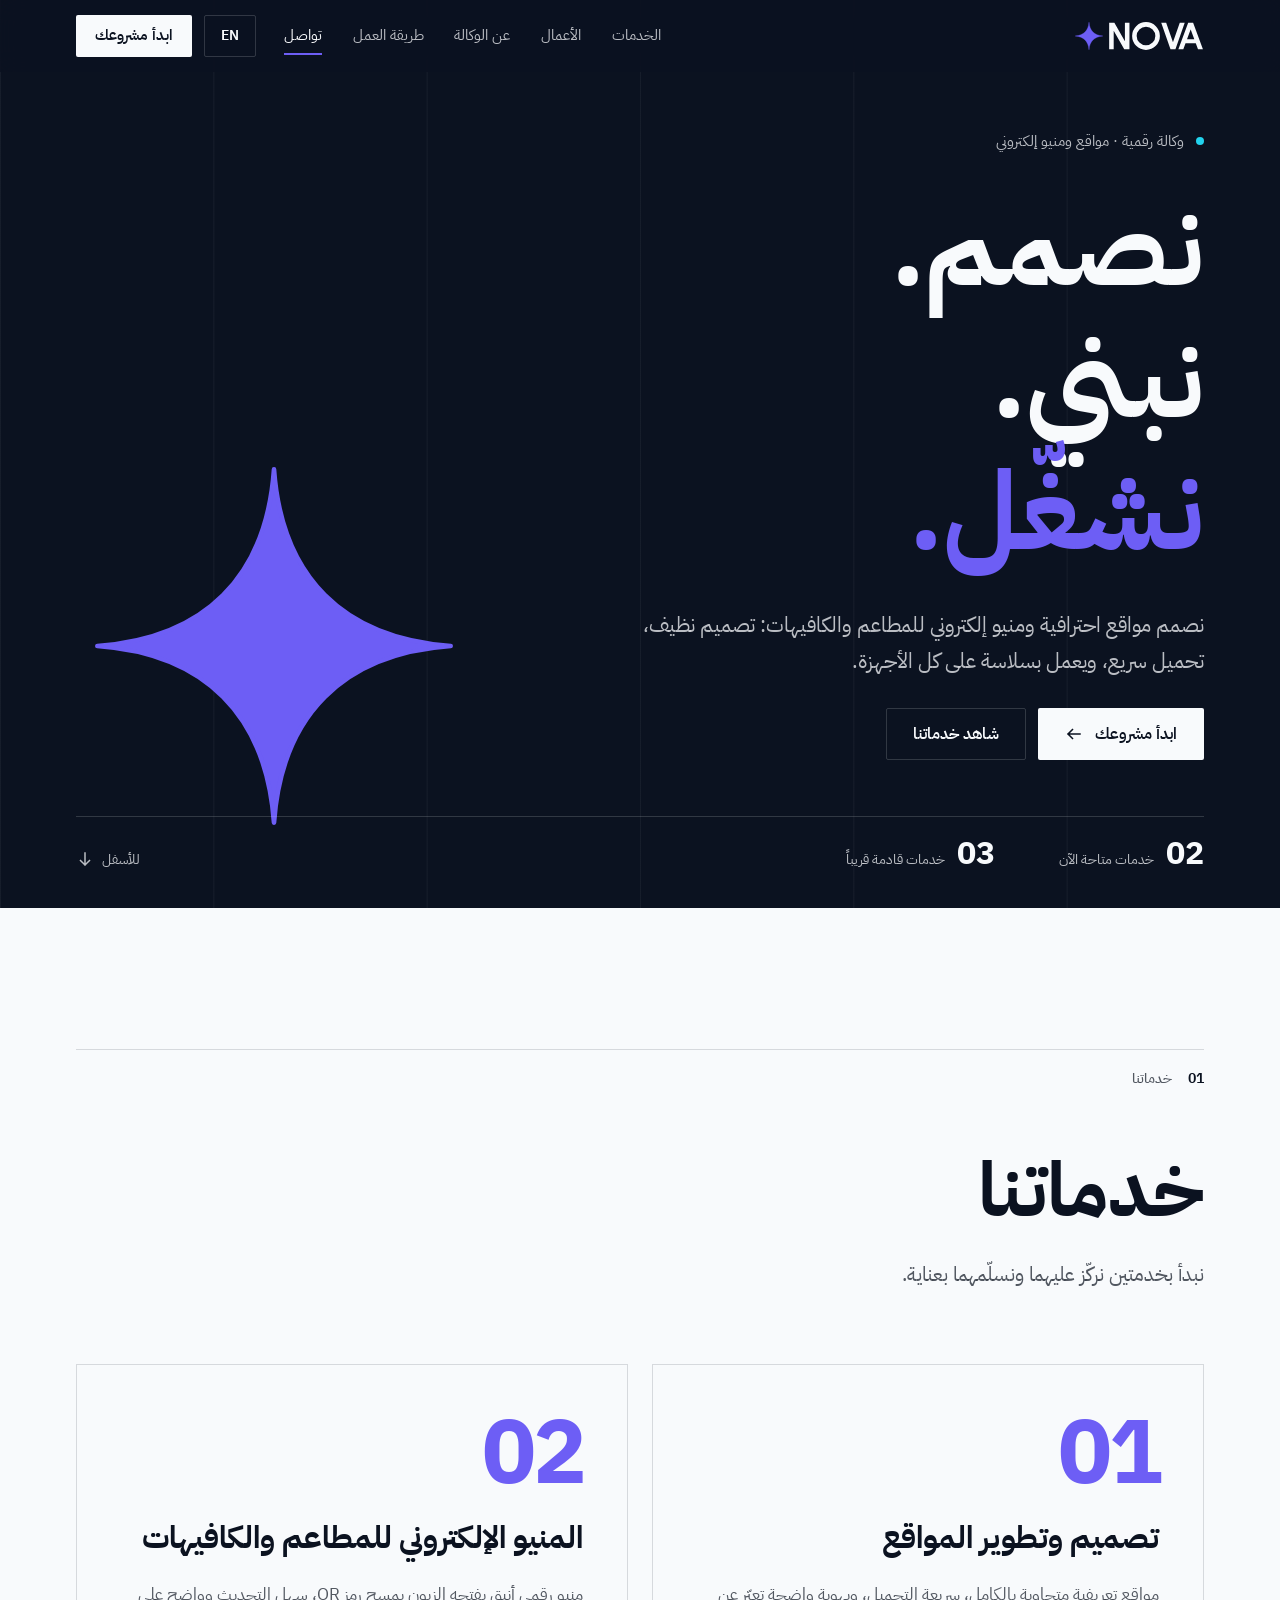
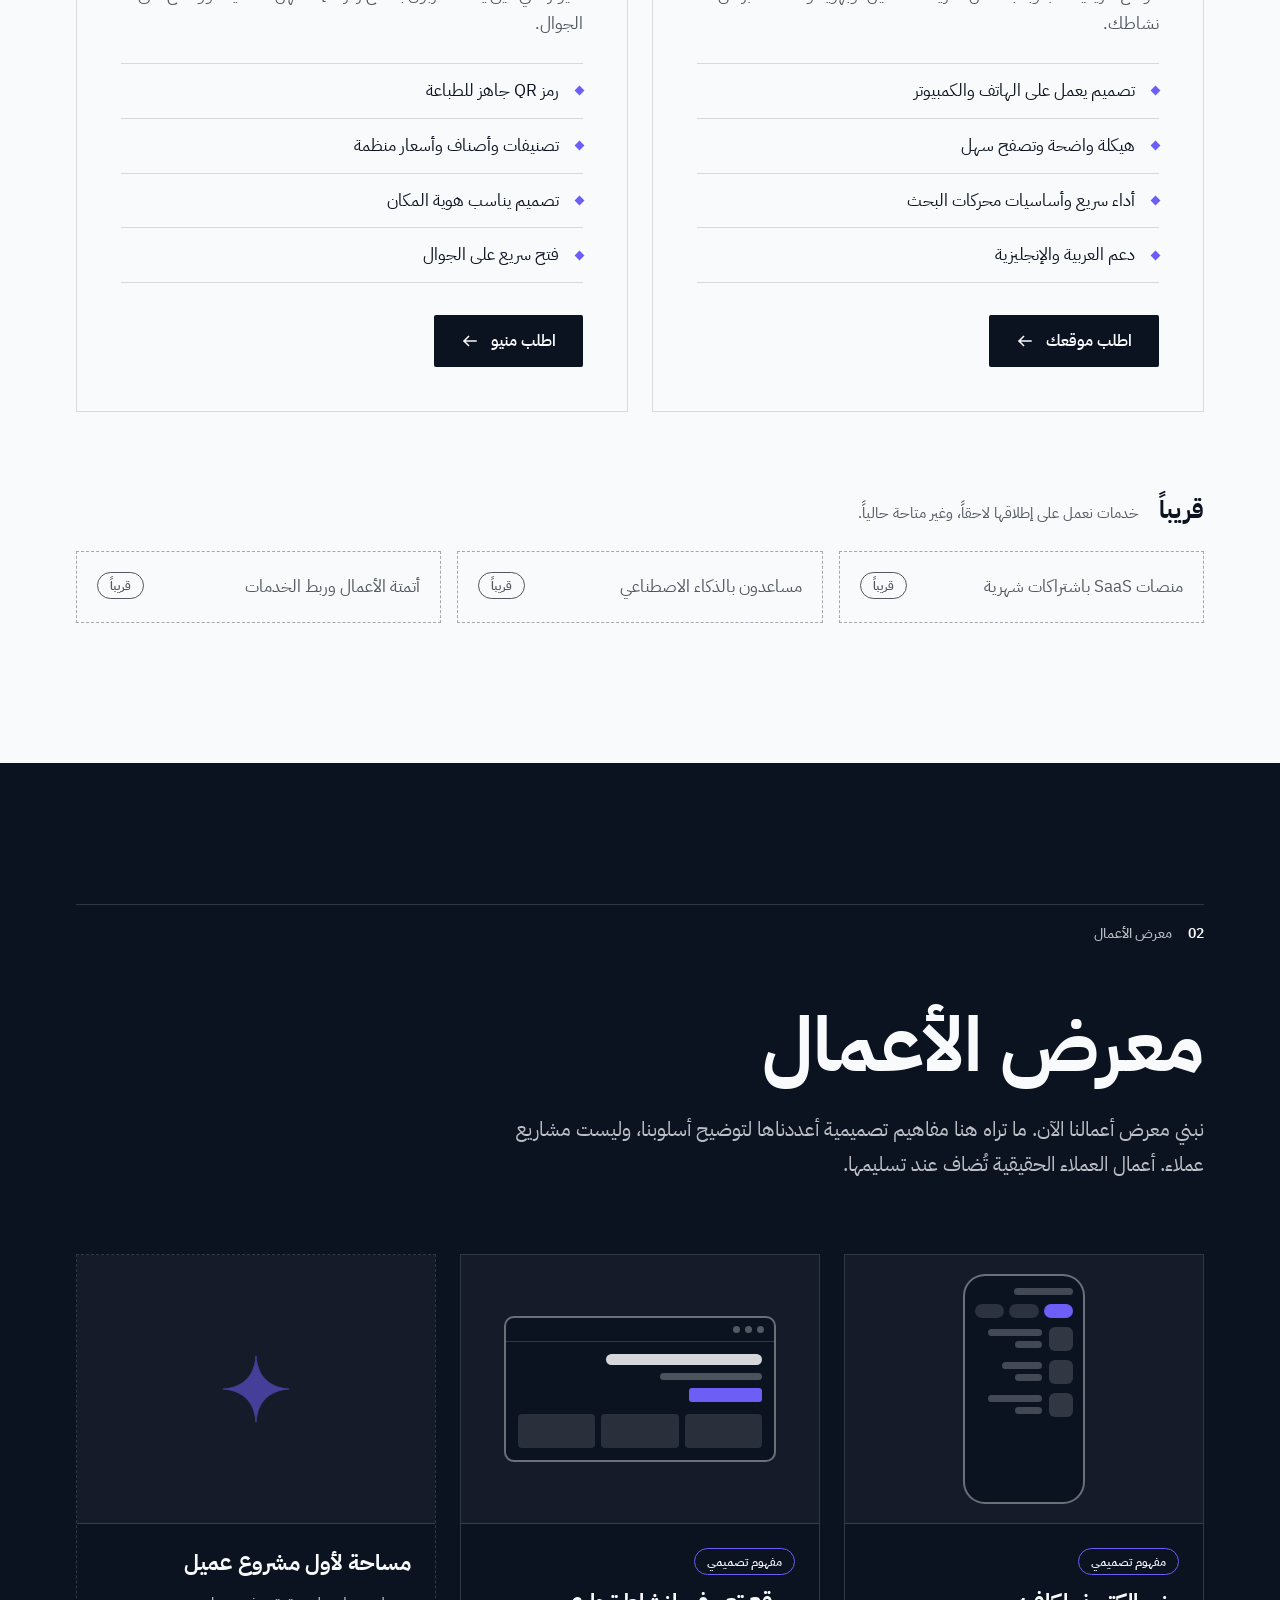
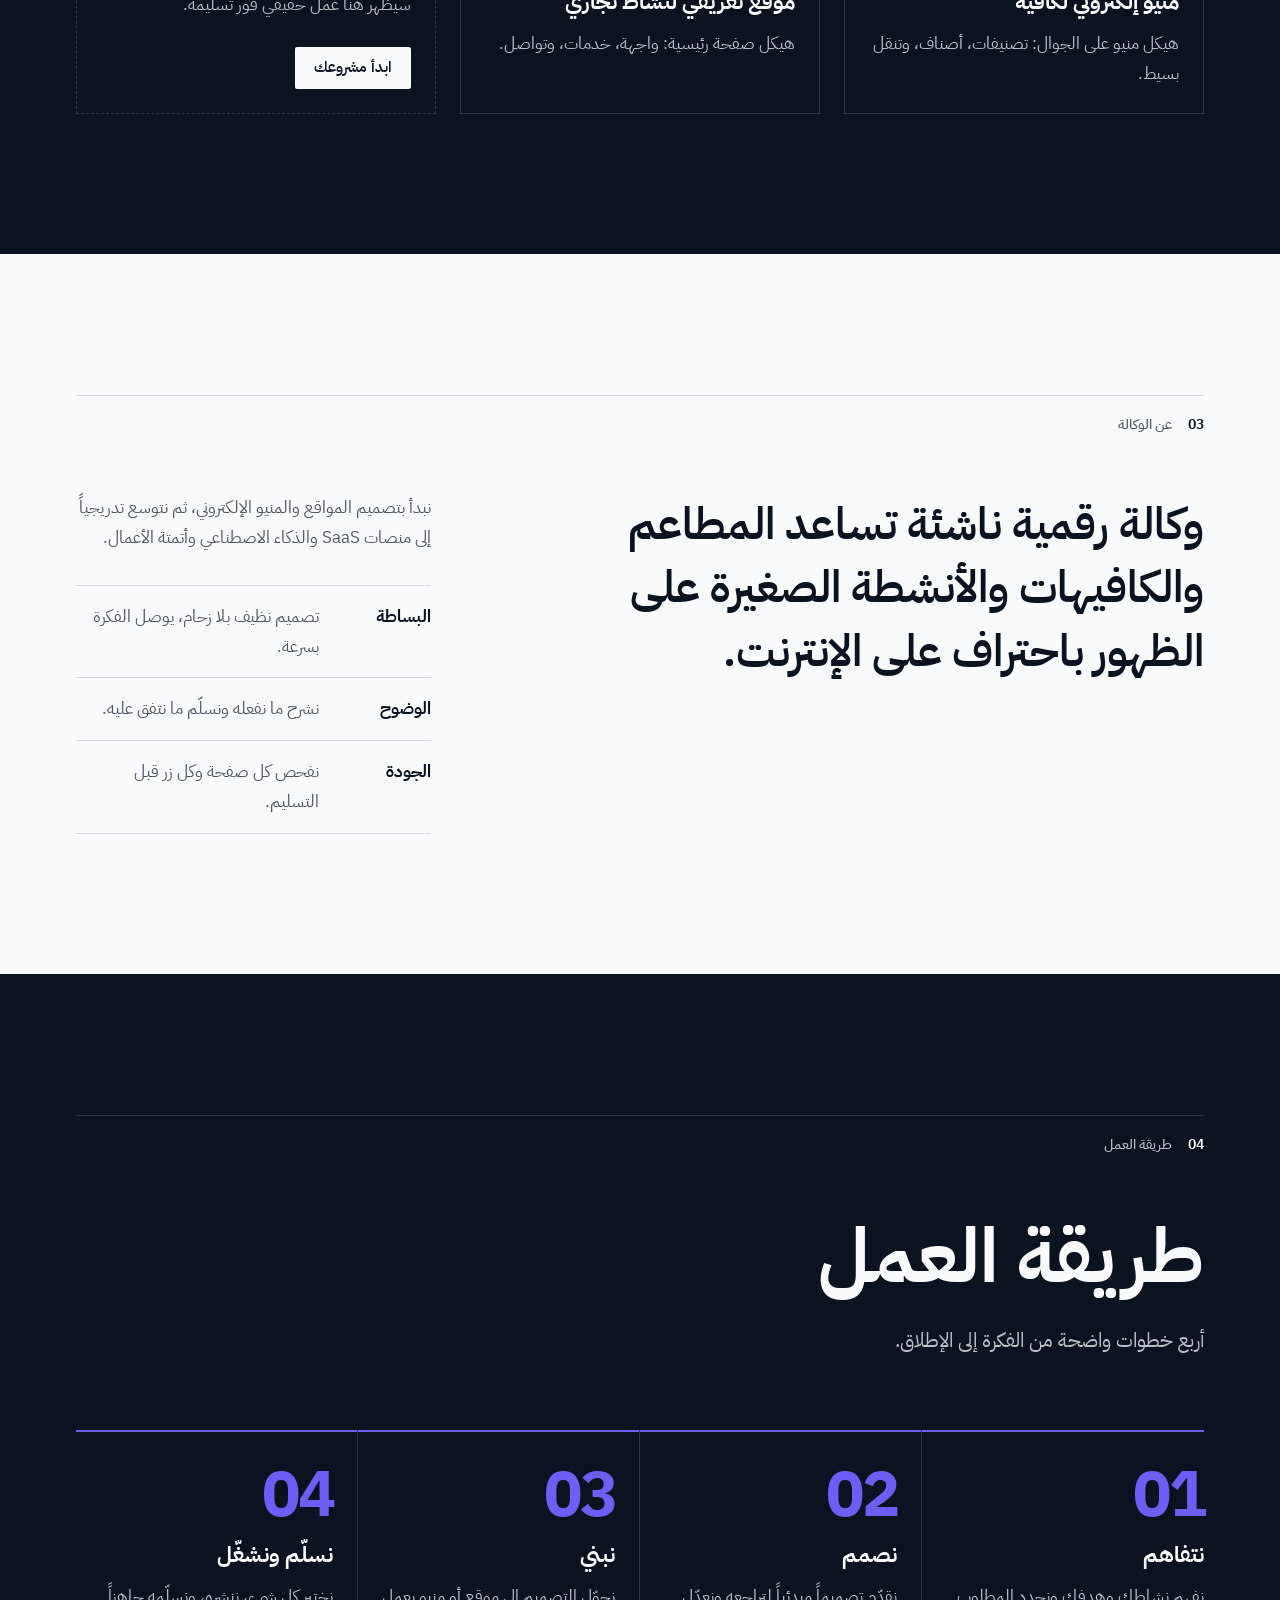
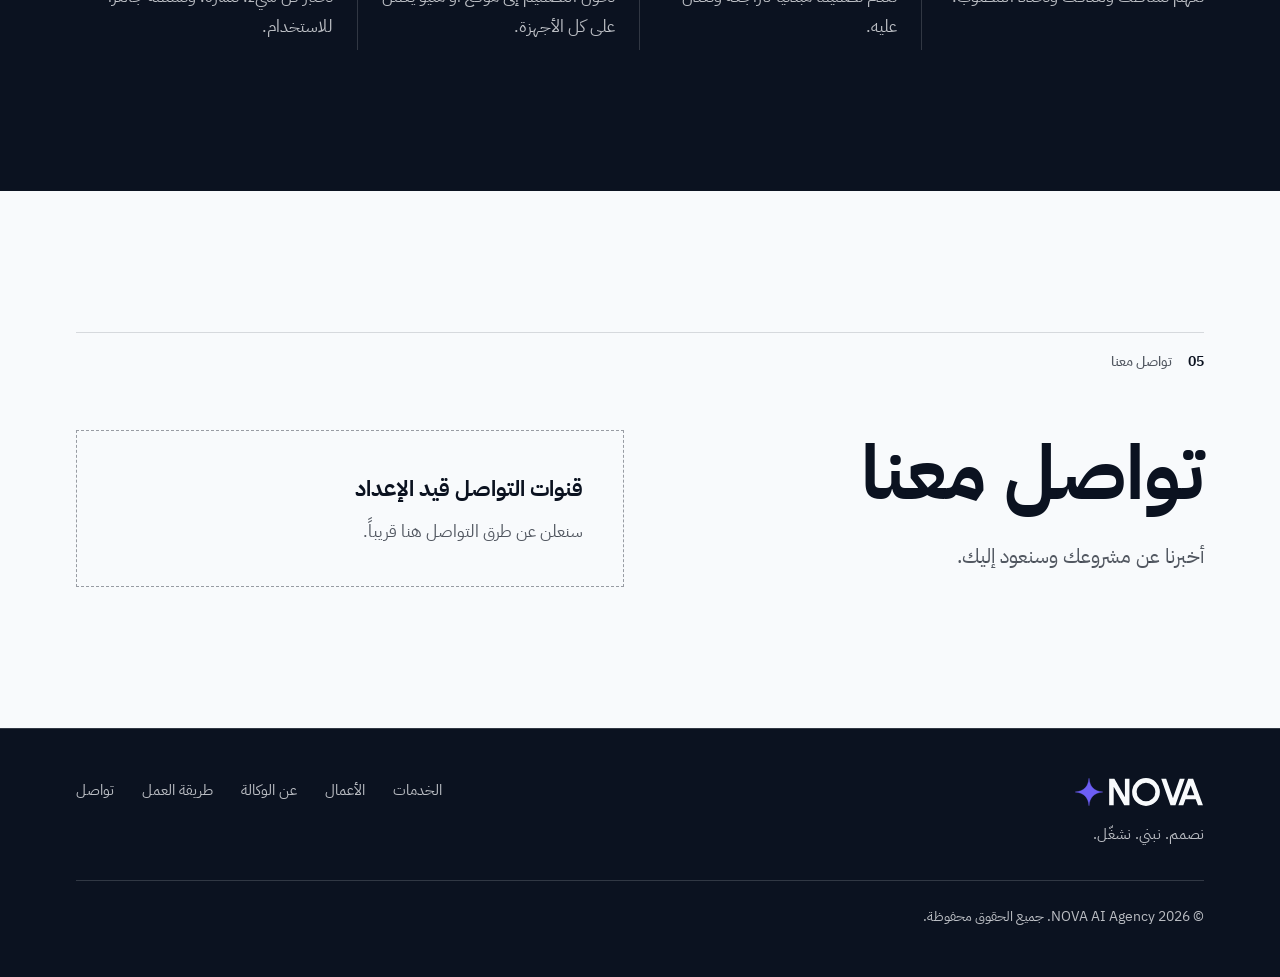
<file: index.html>
<!doctype html>
<html lang="ar" dir="rtl">
<head>
<meta charset="utf-8">
<meta name="viewport" content="width=device-width, initial-scale=1">
<title>NOVA AI Agency | تصميم مواقع ومنيو إلكتروني</title>
<meta name="description" content="وكالة رقمية تصمم وتطوّر مواقع احترافية ومنيو إلكتروني للمطاعم والكافيهات. نصمم. نبني. نشغّل.">
<meta name="theme-color" content="#0B1220">
<meta property="og:type" content="website">
<meta property="og:title" content="NOVA AI Agency">
<meta property="og:description" content="نصمم. نبني. نشغّل. مواقع احترافية ومنيو إلكتروني للمطاعم والكافيهات.">
<meta property="og:url" content="https://circel01.github.io/nova-agency/">
<meta property="og:image" content="https://circel01.github.io/nova-agency/assets/og-image.png">
<meta property="og:image:width" content="1200">
<meta property="og:image:height" content="630">
<meta name="twitter:card" content="summary_large_image">
<meta name="twitter:image" content="https://circel01.github.io/nova-agency/assets/og-image.png">
<link rel="canonical" href="https://circel01.github.io/nova-agency/">

<link rel="icon" href="assets/icons/favicon.svg" type="image/svg+xml">
<link rel="icon" href="assets/icons/favicon-32.png" type="image/png" sizes="32x32">
<link rel="apple-touch-icon" href="assets/icons/apple-touch-icon.png">

<script>
/* Apply saved language before first paint (no flash). */
(function () {
  var d = document.documentElement;
  d.classList.add('js');
  try {
    var q = new URLSearchParams(location.search).get('lang'), s = null;
    try { s = localStorage.getItem('nova-lang'); } catch (e) {}
    var l = (q === 'en' || q === 'ar') ? q : (s === 'en' || s === 'ar' ? s : 'ar');
    if (l === 'en') {
      d.lang = 'en'; d.dir = 'ltr'; d.classList.add('pending-lang');
      setTimeout(function () { d.classList.remove('pending-lang'); }, 2500);
    }
  } catch (e) {}
})();
</script>

<link rel="preconnect" href="https://fonts.googleapis.com">
<link rel="preconnect" href="https://fonts.gstatic.com" crossorigin>
<link rel="stylesheet" href="https://fonts.googleapis.com/css2?family=IBM+Plex+Sans+Arabic:wght@400;500;600;700&family=Inter:wght@400;500;600;700&display=swap" media="print" onload="this.media='all'">
<noscript><link rel="stylesheet" href="https://fonts.googleapis.com/css2?family=IBM+Plex+Sans+Arabic:wght@400;500;600;700&family=Inter:wght@400;500;600;700&display=swap"></noscript>
<link rel="stylesheet" href="css/style.css">
</head>
<body>

<a class="skip" href="#main" data-i18n="skip">تخطَّ إلى المحتوى</a>

<!-- ============ HEADER ============ -->
<header class="hdr" id="top">
  <div class="wrap">
    <a class="brand" href="#top" aria-label="NOVA">
      <img src="assets/logo/nova-logo-white.svg" alt="NOVA" width="130" height="30">
    </a>

    <nav class="nav" id="nav" aria-label="القائمة الرئيسية" data-i18n-attr="aria-label:nav_aria">
      <a href="#services" data-i18n="nav_services">الخدمات</a>
      <a href="#work" data-i18n="nav_work">الأعمال</a>
      <a href="#about" data-i18n="nav_about">عن الوكالة</a>
      <a href="#process" data-i18n="nav_process">طريقة العمل</a>
      <a href="#contact" data-i18n="nav_contact">تواصل</a>
    </nav>

    <div class="hdr-actions">
      <button class="lang" id="langBtn" type="button" aria-label="Switch language to English">EN</button>
      <a class="btn btn--light btn--sm hdr-cta" href="#contact" data-i18n="cta_start">ابدأ مشروعك</a>
      <button class="burger" id="burger" type="button" aria-expanded="false" aria-controls="nav" aria-label="القائمة" data-i18n-attr="aria-label:menu_aria">
        <span></span><span></span>
      </button>
    </div>
  </div>
</header>

<main id="main">

<!-- ============ HERO ============ -->
<section class="hero" aria-labelledby="hero-title">
  <img class="hero-star" src="assets/logo/nova-icon.svg" alt="" aria-hidden="true" width="480" height="480" fetchpriority="high">
  <div class="wrap">
    <div class="hero-main">
      <p class="eyebrow"><span class="dot" aria-hidden="true"></span><span data-i18n="hero_eyebrow">وكالة رقمية · مواقع ومنيو إلكتروني</span></p>
      <h1 class="hero-title" id="hero-title">
        <span class="ln" style="--i:0" data-i18n="hero_l1">نصمم.</span>
        <span class="ln" style="--i:1" data-i18n="hero_l2">نبني.</span>
        <span class="ln accent" style="--i:2" data-i18n="hero_l3">نشغّل.</span>
      </h1>
      <p class="hero-sub" data-i18n="hero_sub">نصمم مواقع احترافية ومنيو إلكتروني للمطاعم والكافيهات: تصميم نظيف، تحميل سريع، ويعمل بسلاسة على كل الأجهزة.</p>
      <div class="hero-cta">
        <a class="btn btn--light" href="#contact"><span data-i18n="cta_start">ابدأ مشروعك</span><svg class="arrow" viewBox="0 0 24 24" fill="none" stroke="currentColor" stroke-width="2" stroke-linecap="square" aria-hidden="true"><path d="M4 12h16M14 6l6 6-6 6"/></svg></a>
        <a class="btn btn--ghost-light" href="#services" data-i18n="hero_cta2">شاهد خدماتنا</a>
      </div>
    </div>

    <div class="hero-meta">
      <div class="stat"><span class="stat-n">02</span><span class="stat-t" data-i18n="stat1_t">خدمات متاحة الآن</span></div>
      <div class="stat"><span class="stat-n">03</span><span class="stat-t" data-i18n="stat2_t">خدمات قادمة قريباً</span></div>
      <a class="cue" href="#services"><span data-i18n="scroll">للأسفل</span><svg viewBox="0 0 24 24" width="18" height="18" fill="none" stroke="currentColor" stroke-width="2" stroke-linecap="square" aria-hidden="true"><path d="M12 4v16M6 14l6 6 6-6"/></svg></a>
    </div>
  </div>
</section>

<!-- ============ SERVICES ============ -->
<section class="sec sec--paper" id="services" aria-labelledby="services-title">
  <div class="wrap">
    <div class="sec-top reveal"><span class="sec-no">01</span><span class="sec-name" data-i18n="svc_h">خدماتنا</span></div>
    <div class="sec-head reveal">
      <h2 id="services-title" data-i18n="svc_h">خدماتنا</h2>
      <p class="sec-intro" data-i18n="svc_intro">نبدأ بخدمتين نركّز عليهما ونسلّمهما بعناية.</p>
    </div>

    <div class="cards">
      <article class="card reveal">
        <span class="card-no" aria-hidden="true">01</span>
        <h3 data-i18n="s1_t">تصميم وتطوير المواقع</h3>
        <p data-i18n="s1_d">مواقع تعريفية متجاوبة بالكامل، سريعة التحميل، وبهوية واضحة تعبّر عن نشاطك.</p>
        <ul class="list">
          <li data-i18n="s1_li1">تصميم يعمل على الهاتف والكمبيوتر</li>
          <li data-i18n="s1_li2">هيكلة واضحة وتصفح سهل</li>
          <li data-i18n="s1_li3">أداء سريع وأساسيات محركات البحث</li>
          <li data-i18n="s1_li4">دعم العربية والإنجليزية</li>
        </ul>
        <a class="btn btn--dark" href="#contact" data-service="website"><span data-i18n="s1_cta">اطلب موقعك</span><svg class="arrow" viewBox="0 0 24 24" fill="none" stroke="currentColor" stroke-width="2" stroke-linecap="square" aria-hidden="true"><path d="M4 12h16M14 6l6 6-6 6"/></svg></a>
      </article>

      <article class="card reveal" style="--d:.12s">
        <span class="card-no" aria-hidden="true">02</span>
        <h3 data-i18n="s2_t">المنيو الإلكتروني للمطاعم والكافيهات</h3>
        <p data-i18n="s2_d">منيو رقمي أنيق يفتحه الزبون بمسح رمز QR، سهل التحديث وواضح على الجوال.</p>
        <ul class="list">
          <li data-i18n="s2_li1">رمز QR جاهز للطباعة</li>
          <li data-i18n="s2_li2">تصنيفات وأصناف وأسعار منظمة</li>
          <li data-i18n="s2_li3">تصميم يناسب هوية المكان</li>
          <li data-i18n="s2_li4">فتح سريع على الجوال</li>
        </ul>
        <a class="btn btn--dark" href="#contact" data-service="menu"><span data-i18n="s2_cta">اطلب منيو</span><svg class="arrow" viewBox="0 0 24 24" fill="none" stroke="currentColor" stroke-width="2" stroke-linecap="square" aria-hidden="true"><path d="M4 12h16M14 6l6 6-6 6"/></svg></a>
      </article>
    </div>

    <div class="soon reveal">
      <div class="soon-head">
        <h3 data-i18n="soon_h">قريباً</h3>
        <p data-i18n="soon_note">خدمات نعمل على إطلاقها لاحقاً، وغير متاحة حالياً.</p>
      </div>
      <ul class="soon-grid">
        <li class="soon-item"><span data-i18n="c1">منصات SaaS باشتراكات شهرية</span><span class="tag" data-i18n="tag_soon">قريباً</span></li>
        <li class="soon-item"><span data-i18n="c2">مساعدون بالذكاء الاصطناعي</span><span class="tag" data-i18n="tag_soon">قريباً</span></li>
        <li class="soon-item"><span data-i18n="c3">أتمتة الأعمال وربط الخدمات</span><span class="tag" data-i18n="tag_soon">قريباً</span></li>
      </ul>
    </div>
  </div>
</section>

<!-- ============ WORK ============ -->
<section class="sec sec--navy" id="work" aria-labelledby="work-title">
  <div class="wrap">
    <div class="sec-top reveal"><span class="sec-no">02</span><span class="sec-name" data-i18n="wk_h">معرض الأعمال</span></div>
    <div class="sec-head reveal">
      <h2 id="work-title" data-i18n="wk_h">معرض الأعمال</h2>
      <p class="sec-intro" data-i18n="wk_intro">نبني معرض أعمالنا الآن. ما تراه هنا مفاهيم تصميمية أعددناها لتوضيح أسلوبنا، وليست مشاريع عملاء. أعمال العملاء الحقيقية تُضاف عند تسليمها.</p>
    </div>

    <div class="works">
      <article class="work reveal">
        <div class="work-vis" aria-hidden="true">
          <div class="phone">
            <div class="bar w60"></div>
            <div class="chips"><i class="chip on"></i><i class="chip"></i><i class="chip"></i></div>
            <div class="row"><i class="thumb"></i><div class="lines"><div class="bar w80"></div><div class="bar w40"></div></div></div>
            <div class="row"><i class="thumb"></i><div class="lines"><div class="bar w60"></div><div class="bar w40"></div></div></div>
            <div class="row"><i class="thumb"></i><div class="lines"><div class="bar w80"></div><div class="bar w40"></div></div></div>
          </div>
        </div>
        <div class="work-body">
          <span class="tag tag--n" data-i18n="w_tag">مفهوم تصميمي</span>
          <h3 data-i18n="w1_t">منيو إلكتروني لكافيه</h3>
          <p data-i18n="w1_d">هيكل منيو على الجوال: تصنيفات، أصناف، وتنقل بسيط.</p>
        </div>
      </article>

      <article class="work reveal" style="--d:.12s">
        <div class="work-vis" aria-hidden="true">
          <div class="browser">
            <div class="top"><i></i><i></i><i></i></div>
            <div class="body">
              <div class="hb"></div>
              <div class="hb hb--s"></div>
              <div class="btnb"></div>
              <div class="grid3"><b></b><b></b><b></b></div>
            </div>
          </div>
        </div>
        <div class="work-body">
          <span class="tag tag--n" data-i18n="w_tag">مفهوم تصميمي</span>
          <h3 data-i18n="w2_t">موقع تعريفي لنشاط تجاري</h3>
          <p data-i18n="w2_d">هيكل صفحة رئيسية: واجهة، خدمات، وتواصل.</p>
        </div>
      </article>

      <article class="work work--empty reveal" style="--d:.24s">
        <div class="work-vis" aria-hidden="true">
          <img src="assets/logo/nova-icon.svg" alt="" width="72" height="72" loading="lazy">
        </div>
        <div class="work-body">
          <h3 data-i18n="w3_t">مساحة لأول مشروع عميل</h3>
          <p data-i18n="w3_d">سيظهر هنا عمل حقيقي فور تسليمه.</p>
          <a class="btn btn--light btn--sm" href="#contact" data-i18n="cta_start">ابدأ مشروعك</a>
        </div>
      </article>
    </div>
  </div>
</section>

<!-- ============ ABOUT ============ -->
<section class="sec sec--paper" id="about" aria-labelledby="about-title">
  <div class="wrap">
    <div class="sec-top reveal"><span class="sec-no">03</span><span class="sec-name" data-i18n="ab_h">عن الوكالة</span></div>
    <h2 class="sr-only" id="about-title" data-i18n="ab_h">عن الوكالة</h2>
    <div class="about">
      <p class="about-lead reveal" data-i18n="ab_lead">وكالة رقمية ناشئة تساعد المطاعم والكافيهات والأنشطة الصغيرة على الظهور باحتراف على الإنترنت.</p>
      <div class="about-side reveal" style="--d:.12s">
        <p data-i18n="ab_p">نبدأ بتصميم المواقع والمنيو الإلكتروني، ثم نتوسع تدريجياً إلى منصات SaaS والذكاء الاصطناعي وأتمتة الأعمال.</p>
        <dl class="values">
          <div class="value"><dt data-i18n="v1_t">البساطة</dt><dd data-i18n="v1_d">تصميم نظيف بلا زحام، يوصل الفكرة بسرعة.</dd></div>
          <div class="value"><dt data-i18n="v2_t">الوضوح</dt><dd data-i18n="v2_d">نشرح ما نفعله ونسلّم ما نتفق عليه.</dd></div>
          <div class="value"><dt data-i18n="v3_t">الجودة</dt><dd data-i18n="v3_d">نفحص كل صفحة وكل زر قبل التسليم.</dd></div>
        </dl>
      </div>
    </div>
  </div>
</section>

<!-- ============ PROCESS ============ -->
<section class="sec sec--navy" id="process" aria-labelledby="process-title">
  <div class="wrap">
    <div class="sec-top reveal"><span class="sec-no">04</span><span class="sec-name" data-i18n="pr_h">طريقة العمل</span></div>
    <div class="sec-head reveal">
      <h2 id="process-title" data-i18n="pr_h">طريقة العمل</h2>
      <p class="sec-intro" data-i18n="pr_intro">أربع خطوات واضحة من الفكرة إلى الإطلاق.</p>
    </div>
    <ol class="steps">
      <li class="step reveal"><span class="step-no" aria-hidden="true">01</span><h3 data-i18n="p1_t">نتفاهم</h3><p data-i18n="p1_d">نفهم نشاطك وهدفك ونحدد المطلوب.</p></li>
      <li class="step reveal" style="--d:.1s"><span class="step-no" aria-hidden="true">02</span><h3 data-i18n="p2_t">نصمم</h3><p data-i18n="p2_d">نقدّم تصميماً مبدئياً لتراجعه ونعدّل عليه.</p></li>
      <li class="step reveal" style="--d:.2s"><span class="step-no" aria-hidden="true">03</span><h3 data-i18n="p3_t">نبني</h3><p data-i18n="p3_d">نحوّل التصميم إلى موقع أو منيو يعمل على كل الأجهزة.</p></li>
      <li class="step reveal" style="--d:.3s"><span class="step-no" aria-hidden="true">04</span><h3 data-i18n="p4_t">نسلّم ونشغّل</h3><p data-i18n="p4_d">نختبر كل شيء، ننشره، ونسلّمه جاهزاً للاستخدام.</p></li>
    </ol>
  </div>
</section>

<!-- ============ CONTACT ============ -->
<section class="sec sec--paper" id="contact" aria-labelledby="contact-title">
  <div class="wrap">
    <div class="sec-top reveal"><span class="sec-no">05</span><span class="sec-name" data-i18n="ct_h">تواصل معنا</span></div>
    <div class="contact">
      <div class="contact-info reveal">
        <h2 id="contact-title" data-i18n="ct_h">تواصل معنا</h2>
        <p class="sec-intro" data-i18n="ct_intro">أخبرنا عن مشروعك وسنعود إليك.</p>
        <ul class="channels" id="channels" hidden></ul>
      </div>

      <div class="contact-box reveal" style="--d:.12s">
        <div class="pending" id="contactPending">
          <h3 data-i18n="ct_pending_t">قنوات التواصل قيد الإعداد</h3>
          <p data-i18n="ct_pending_d">سنعلن عن طرق التواصل هنا قريباً.</p>
        </div>

        <form class="form" id="contactForm" hidden novalidate>
          <div class="field">
            <label for="f-name" data-i18n="f_name">الاسم</label>
            <input id="f-name" name="name" type="text" autocomplete="name" required>
          </div>
          <div class="field">
            <label for="f-service" data-i18n="f_service">الخدمة المطلوبة</label>
            <select id="f-service" name="service">
              <option value="website" data-i18n="opt_web">تصميم وتطوير موقع</option>
              <option value="menu" data-i18n="opt_menu">منيو إلكتروني</option>
              <option value="other" data-i18n="opt_other">أخرى / استفسار</option>
            </select>
          </div>
          <div class="field">
            <label for="f-msg" data-i18n="f_msg">رسالتك</label>
            <textarea id="f-msg" name="message" rows="4" required></textarea>
          </div>
          <button class="btn btn--dark" type="submit"><span data-i18n="f_send">إرسال</span><svg class="arrow" viewBox="0 0 24 24" fill="none" stroke="currentColor" stroke-width="2" stroke-linecap="square" aria-hidden="true"><path d="M4 12h16M14 6l6 6-6 6"/></svg></button>
          <p class="form-note" id="formNote" role="status" aria-live="polite"></p>
        </form>
      </div>
    </div>
  </div>
</section>

</main>

<!-- ============ FOOTER ============ -->
<footer class="ftr">
  <div class="wrap ftr-in">
    <div class="ftr-brand">
      <img src="assets/logo/nova-logo-white.svg" alt="NOVA" width="130" height="30" loading="lazy">
      <p data-i18n="ft_tag">نصمم. نبني. نشغّل.</p>
    </div>
    <nav class="ftr-nav" aria-label="روابط التذييل" data-i18n-attr="aria-label:ft_nav_aria">
      <a href="#services" data-i18n="nav_services">الخدمات</a>
      <a href="#work" data-i18n="nav_work">الأعمال</a>
      <a href="#about" data-i18n="nav_about">عن الوكالة</a>
      <a href="#process" data-i18n="nav_process">طريقة العمل</a>
      <a href="#contact" data-i18n="nav_contact">تواصل</a>
    </nav>
    <p class="ftr-rights" data-i18n="ft_rights">© 2026 NOVA AI Agency. جميع الحقوق محفوظة.</p>
  </div>
</footer>

<script src="js/config.js"></script>
<script src="js/i18n.js"></script>
<script src="js/main.js"></script>
</body>
</html>
</file>
<file: css/style.css>
/* =========================================================
   NOVA AI Agency — official website
   Swiss Minimalism · RTL/LTR via logical properties
   Palette: navy #0B1220 · violet #6D5EF5 · cyan #22D3EE · paper #F8FAFC
   ========================================================= */

:root {
  --navy: #0B1220;
  --violet: #6D5EF5;
  --cyan: #22D3EE;
  --paper: #F8FAFC;

  --on-navy: #F8FAFC;
  --on-navy-2: rgba(248, 250, 252, .74);
  --on-paper: #0B1220;
  --on-paper-2: rgba(11, 18, 32, .7);
  --line-n: rgba(248, 250, 252, .16);
  --line-p: rgba(11, 18, 32, .14);

  --maxw: 1240px;
  --gut: clamp(20px, 5vw, 56px);
  --hdr: 72px;
  --ease: cubic-bezier(.2, .7, .2, 1);

  --font-ar: 'IBM Plex Sans Arabic', 'Inter', system-ui, -apple-system, 'Segoe UI', Tahoma, sans-serif;
  --font-en: 'Inter', 'IBM Plex Sans Arabic', system-ui, -apple-system, 'Segoe UI', Roboto, sans-serif;

  --start: left;
  --flip: 1;
}
[dir="rtl"] { --start: right; --flip: -1; }

*, *::before, *::after { box-sizing: border-box; }

html {
  scroll-behavior: smooth;
  scroll-padding-top: var(--hdr);
  -webkit-text-size-adjust: 100%;
  text-size-adjust: 100%;
}
html.pending-lang body { visibility: hidden; }

body {
  margin: 0;
  background: var(--paper);
  color: var(--on-paper);
  font-family: var(--font-ar);
  font-size: 1.0625rem;
  line-height: 1.75;
  text-rendering: optimizeLegibility;
  -webkit-font-smoothing: antialiased;
  overflow-x: hidden;
}
html[lang="en"] body { font-family: var(--font-en); line-height: 1.6; }

img, svg { display: block; max-width: 100%; }
h1, h2, h3, p, ul, ol, dl, dd { margin: 0; }
ul, ol { padding: 0; list-style: none; }
a { color: inherit; }

:focus-visible { outline: 3px solid var(--violet); outline-offset: 3px; }

.sr-only {
  position: absolute; width: 1px; height: 1px; margin: -1px; padding: 0;
  overflow: hidden; clip: rect(0 0 0 0); white-space: nowrap; border: 0;
}
.skip {
  position: fixed; z-index: 100; inset-block-start: 8px; inset-inline-start: 8px;
  padding: 10px 16px; background: var(--paper); color: var(--navy); font-weight: 600;
  transform: translateY(-200%); transition: transform .2s;
}
.skip:focus { transform: none; }

.wrap { max-width: var(--maxw); margin-inline: auto; padding-inline: var(--gut); }

/* ---------- Buttons ---------- */
.btn {
  --nudge: 0px;
  display: inline-flex; align-items: center; justify-content: center; gap: 12px;
  height: 52px; padding: 0 26px;
  border: 1px solid transparent; border-radius: 2px;
  font: inherit; font-size: 1rem; font-weight: 600; line-height: 1; white-space: nowrap;
  text-decoration: none; cursor: pointer;
  transition: box-shadow .3s var(--ease), border-color .25s, background-color .25s, transform .3s var(--ease);
}
.btn .arrow { width: 18px; height: 18px; flex: none; transform: scaleX(var(--flip)) translateX(var(--nudge)); transition: transform .3s var(--ease); }
.btn:hover { --nudge: 4px; }
.btn:active { transform: translateY(1px); }
.btn--sm { height: 42px; padding: 0 18px; font-size: .9375rem; }

.btn--light { background: var(--paper); color: var(--navy); }
.btn--light:hover { box-shadow: inset 0 -3px 0 var(--violet); }
.btn--dark { background: var(--navy); color: var(--paper); }
.btn--dark:hover { box-shadow: inset 0 -3px 0 var(--violet); }
.btn--ghost-light { border-color: var(--line-n); color: var(--on-navy); }
.btn--ghost-light:hover { border-color: var(--paper); }

/* ---------- Header ---------- */
.hdr {
  position: fixed; inset-block-start: 0; inset-inline: 0; z-index: 50; height: var(--hdr);
  background: rgba(11, 18, 32, .82);
  -webkit-backdrop-filter: saturate(1.2) blur(14px); backdrop-filter: saturate(1.2) blur(14px);
  border-bottom: 1px solid transparent;
  color: var(--on-navy);
  transition: border-color .3s, background-color .3s;
}
.hdr.scrolled { background: rgba(11, 18, 32, .94); border-bottom-color: var(--line-n); }
.hdr .wrap { height: 100%; display: flex; align-items: center; gap: 28px; }
.brand { display: block; flex: none; line-height: 0; }
.brand img { height: 30px; width: auto; }

.nav { display: flex; gap: clamp(16px, 2.4vw, 36px); margin-inline-start: auto; }
.nav a {
  position: relative; padding: 8px 0; text-decoration: none;
  font-size: .95rem; color: var(--on-navy-2); transition: color .2s;
}
.nav a::after {
  content: ""; position: absolute; inset-inline: 0; bottom: 2px; height: 2px; background: var(--violet);
  transform: scaleX(0); transform-origin: var(--start); transition: transform .35s var(--ease);
}
.nav a:hover, .nav a.active { color: var(--on-navy); }
.nav a:hover::after, .nav a.active::after { transform: scaleX(1); }

.hdr-actions { display: flex; align-items: center; gap: 12px; }
.lang {
  height: 42px; min-width: 52px; padding: 0 14px; border: 1px solid var(--line-n); border-radius: 2px;
  background: transparent; color: inherit; font: inherit; font-size: .9rem; font-weight: 600; cursor: pointer;
  transition: border-color .2s, background-color .2s;
}
.lang:hover { border-color: var(--paper); }

.burger { display: none; width: 44px; height: 44px; position: relative; border: 1px solid var(--line-n); border-radius: 2px; background: transparent; color: inherit; cursor: pointer; }
.burger span { position: absolute; inset-inline: 12px; height: 2px; background: currentColor; transition: transform .3s var(--ease), top .3s var(--ease); }
.burger span:nth-child(1) { top: 16px; }
.burger span:nth-child(2) { top: 25px; }
.burger[aria-expanded="true"] span:nth-child(1) { top: 20px; transform: rotate(45deg); }
.burger[aria-expanded="true"] span:nth-child(2) { top: 20px; transform: rotate(-45deg); }

/* ---------- Hero ---------- */
.hero {
  position: relative; display: flex; min-height: 100vh; min-height: 100svh;
  padding-block: calc(var(--hdr) + 56px) 36px;
  background-color: var(--navy); color: var(--on-navy); overflow: hidden;
  background-image: linear-gradient(to right, rgba(248, 250, 252, .05) 1px, transparent 1px);
  background-size: 16.6667% 100%;
}
.hero .wrap { position: relative; z-index: 1; display: flex; flex-direction: column; justify-content: space-between; gap: 56px; width: 100%; }
.hero-star {
  position: absolute; z-index: 0; inset-inline-end: calc(var(--gut) + 2vw); top: 50%;
  width: clamp(220px, 30vw, 420px); height: auto;
  animation: float 10s ease-in-out infinite;
}
@keyframes float {
  0%, 100% { transform: translateY(-50%) rotate(0deg); }
  50% { transform: translateY(-54%) rotate(7deg); }
}

.hero-main { display: flex; flex-direction: column; align-items: flex-start; gap: 28px; max-width: 880px; margin-block: auto; }
.eyebrow { display: flex; align-items: center; gap: 12px; font-size: .95rem; color: var(--on-navy-2); }
.dot { position: relative; width: 8px; height: 8px; border-radius: 50%; background: var(--cyan); flex: none; }
.dot::after { content: ""; position: absolute; inset: -6px; border-radius: 50%; border: 1px solid var(--cyan); opacity: 0; animation: pulse 2.6s ease-out infinite; }
@keyframes pulse { 0% { transform: scale(.4); opacity: .8; } 100% { transform: scale(1.4); opacity: 0; } }

.hero-title { font-size: clamp(3.4rem, 8.6vw, 7.75rem); line-height: 1.2; font-weight: 700; letter-spacing: 0; }
html[lang="en"] .hero-title { line-height: 1; letter-spacing: -.045em; }
.ln { display: block; animation: up .9s var(--ease) both; animation-delay: calc(.12s + var(--i, 0) * .12s); }
.accent { color: var(--violet); }
@keyframes up { from { opacity: 0; transform: translateY(32px); } to { opacity: 1; transform: none; } }

.hero-sub { max-width: 46ch; font-size: clamp(1.0625rem, 1.7vw, 1.3rem); color: var(--on-navy-2); animation: up .9s var(--ease) .5s both; }
.hero-cta { display: flex; flex-wrap: wrap; gap: 12px; animation: up .9s var(--ease) .62s both; }

.hero-meta { display: flex; align-items: flex-end; gap: clamp(24px, 5vw, 64px); padding-top: 20px; border-top: 1px solid var(--line-n); animation: up .9s var(--ease) .75s both; }
.stat { display: flex; align-items: baseline; gap: 12px; }
.stat-n { font-size: 2rem; font-weight: 700; line-height: 1; font-variant-numeric: tabular-nums; }
.stat-t { font-size: .9rem; color: var(--on-navy-2); }
.cue { display: inline-flex; align-items: center; gap: 8px; margin-inline-start: auto; font-size: .9rem; color: var(--on-navy-2); text-decoration: none; transition: color .2s; }
.cue svg { animation: nudge 2.2s var(--ease) infinite; }
.cue:hover { color: var(--on-navy); }
@keyframes nudge { 0%, 100% { transform: translateY(0); } 50% { transform: translateY(5px); } }

/* ---------- Sections ---------- */
.sec { padding-block: clamp(72px, 11vw, 150px); }
.sec--paper { background: var(--paper); color: var(--on-paper); }
.sec--navy { background: var(--navy); color: var(--on-navy); }
.sec--paper { --muted: var(--on-paper-2); --rule: var(--line-p); }
.sec--navy { --muted: var(--on-navy-2); --rule: var(--line-n); }

.sec-top { display: flex; align-items: baseline; gap: 16px; padding-top: 16px; margin-bottom: clamp(28px, 4.5vw, 56px); border-top: 1px solid var(--rule); font-size: .9rem; font-weight: 600; }
.sec-no { font-variant-numeric: tabular-nums; }
.sec-name { color: var(--muted); font-weight: 500; }

.sec-head { display: flex; flex-direction: column; gap: 20px; margin-bottom: clamp(36px, 6vw, 72px); }
h2 { font-size: clamp(2.4rem, 6vw, 4.75rem); line-height: 1.18; font-weight: 700; letter-spacing: 0; }
html[lang="en"] h2 { line-height: 1.05; letter-spacing: -.035em; }
.sec-intro { max-width: 58ch; color: var(--muted); font-size: clamp(1.0625rem, 1.6vw, 1.25rem); }

/* ---------- Services ---------- */
.cards { display: grid; grid-template-columns: repeat(2, minmax(0, 1fr)); gap: 24px; }
.card {
  display: flex; flex-direction: column; align-items: flex-start; gap: 20px;
  padding: clamp(24px, 3.5vw, 44px); border: 1px solid var(--line-p);
  transition: border-color .3s, transform .45s var(--ease);
}
.card:hover { border-color: var(--navy); transform: translateY(-4px); }
.card-no { font-size: clamp(3.5rem, 7vw, 6rem); line-height: 1; font-weight: 700; color: var(--violet); letter-spacing: -.04em; }
.card h3 { font-size: clamp(1.5rem, 2.4vw, 2rem); line-height: 1.35; font-weight: 700; }
html[lang="en"] .card h3 { line-height: 1.2; letter-spacing: -.02em; }
.card p { color: var(--on-paper-2); }
.list { width: 100%; border-top: 1px solid var(--line-p); margin-top: 4px; }
.list li { position: relative; padding: 12px 0; padding-inline-start: 24px; border-bottom: 1px solid var(--line-p); }
.list li::before { content: ""; position: absolute; inset-inline-start: 0; top: 50%; width: 7px; height: 7px; margin-top: -3.5px; background: var(--violet); transform: rotate(45deg); }
.card .btn { margin-top: auto; }
.list + .btn { margin-top: 12px; }

.soon { margin-top: clamp(40px, 6vw, 80px); }
.soon-head { display: flex; flex-wrap: wrap; align-items: baseline; gap: 6px 20px; margin-bottom: 20px; }
.soon-head h3 { font-size: 1.5rem; font-weight: 700; }
.soon-head p { color: var(--on-paper-2); font-size: .95rem; }
.soon-grid { display: grid; grid-template-columns: repeat(3, minmax(0, 1fr)); gap: 16px; }
.soon-item { display: flex; justify-content: space-between; align-items: flex-start; gap: 16px; padding: 20px; border: 1px dashed rgba(11, 18, 32, .35); color: var(--on-paper-2); }
.tag { flex: none; padding: 2px 12px; border: 1px solid currentColor; border-radius: 999px; font-size: .78rem; font-weight: 600; line-height: 1.7; white-space: nowrap; }

/* ---------- Work ---------- */
.works { display: grid; grid-template-columns: repeat(3, minmax(0, 1fr)); gap: 24px; }
.work { display: flex; flex-direction: column; border: 1px solid var(--line-n); transition: border-color .3s, transform .45s var(--ease); }
.work:hover { border-color: rgba(248, 250, 252, .5); transform: translateY(-4px); }
.work-vis { position: relative; display: grid; place-items: center; aspect-ratio: 4 / 3; background: rgba(248, 250, 252, .04); border-bottom: 1px solid var(--line-n); overflow: hidden; }
.work-body { display: flex; flex-direction: column; align-items: flex-start; gap: 12px; flex: 1; padding: 24px; }
.work-body h3 { font-size: 1.35rem; line-height: 1.4; font-weight: 700; }
.work-body p { color: var(--on-navy-2); }
.work-body .btn { margin-top: auto; }
.tag--n { color: var(--on-navy); border-color: var(--violet); }
.work--empty { border-style: dashed; }
.work--empty .work-vis img { opacity: .55; }

.phone { width: 34%; min-width: 96px; max-width: 140px; aspect-ratio: 9 / 17; display: flex; flex-direction: column; gap: 9px; padding: 12px 10px; border: 2px solid rgba(248, 250, 252, .4); border-radius: 22px; background: var(--navy); transition: transform .6s var(--ease); }
.work:hover .phone { transform: translateY(-4px) rotate(-1.5deg); }
.bar { height: 7px; border-radius: 4px; background: rgba(248, 250, 252, .24); }
.w80 { width: 80%; } .w60 { width: 60%; } .w40 { width: 40%; }
.chips { display: flex; gap: 5px; }
.chip { flex: 1; height: 14px; border-radius: 7px; background: rgba(248, 250, 252, .14); }
.chip.on { background: var(--violet); }
.row { display: flex; align-items: center; gap: 7px; }
.thumb { flex: none; width: 24px; height: 24px; border-radius: 6px; background: rgba(248, 250, 252, .16); }
.lines { flex: 1; display: flex; flex-direction: column; gap: 5px; }

.browser { width: 76%; border: 2px solid rgba(248, 250, 252, .4); border-radius: 10px; background: var(--navy); overflow: hidden; transition: transform .6s var(--ease); }
.work:hover .browser { transform: translateY(-4px); }
.browser .top { display: flex; gap: 5px; padding: 8px 10px; border-bottom: 1px solid var(--line-n); }
.browser .top i { width: 7px; height: 7px; border-radius: 50%; background: rgba(248, 250, 252, .3); }
.browser .body { display: flex; flex-direction: column; gap: 8px; padding: 12px; }
.hb { width: 64%; height: 11px; border-radius: 6px; background: rgba(248, 250, 252, .85); }
.hb--s { width: 42%; height: 7px; background: rgba(248, 250, 252, .28); }
.btnb { width: 30%; height: 14px; border-radius: 3px; background: var(--violet); }
.grid3 { display: grid; grid-template-columns: repeat(3, 1fr); gap: 6px; margin-top: 4px; }
.grid3 b { height: 34px; border-radius: 4px; background: rgba(248, 250, 252, .12); }

/* ---------- About ---------- */
.about { display: grid; grid-template-columns: repeat(12, minmax(0, 1fr)); gap: 40px 32px; }
.about-lead { grid-column: 1 / span 7; font-size: clamp(1.7rem, 3.4vw, 2.8rem); line-height: 1.45; font-weight: 600; }
html[lang="en"] .about-lead { line-height: 1.2; letter-spacing: -.025em; }
.about-side { grid-column: 9 / span 4; color: var(--on-paper-2); }
.values { margin-top: 32px; border-top: 1px solid var(--line-p); color: var(--on-paper); }
.value { display: grid; grid-template-columns: 96px 1fr; gap: 16px; padding: 16px 0; border-bottom: 1px solid var(--line-p); }
.value dt { font-weight: 700; }
.value dd { color: var(--on-paper-2); }

/* ---------- Process ---------- */
.steps { display: grid; grid-template-columns: repeat(4, minmax(0, 1fr)); border-top: 1px solid var(--line-n); }
.step { position: relative; display: flex; flex-direction: column; gap: 12px; padding: 32px 24px 8px; border-inline-start: 1px solid var(--line-n); }
.step:first-child { border-inline-start: 0; padding-inline-start: 0; }
.step::before { content: ""; position: absolute; inset-inline: 0; top: -1px; height: 2px; background: var(--violet); transform: scaleX(0); transform-origin: var(--start); transition: transform .9s var(--ease) var(--d, 0s); }
.step.in::before, html:not(.js) .step::before { transform: none; }
.step-no { font-size: clamp(3rem, 5vw, 4.5rem); line-height: 1; font-weight: 700; color: var(--violet); letter-spacing: -.04em; }
.step h3 { font-size: 1.4rem; font-weight: 700; line-height: 1.4; }
.step p { color: var(--on-navy-2); }

/* ---------- Contact ---------- */
.contact { display: grid; grid-template-columns: repeat(12, minmax(0, 1fr)); gap: 40px 32px; }
.contact-info { grid-column: 1 / span 5; display: flex; flex-direction: column; gap: 20px; }
.contact-box { grid-column: 7 / span 6; }

.channels { margin-top: 12px; border-top: 1px solid var(--line-p); }
.channels a { display: flex; justify-content: space-between; align-items: center; gap: 16px; padding: 16px 0; border-bottom: 1px solid var(--line-p); text-decoration: none; transition: padding .3s var(--ease); }
.channels a:hover { padding-inline: 8px; }
.channels .ch-l { font-weight: 700; }
.channels .ch-v { color: var(--on-paper-2); direction: ltr; unicode-bidi: plaintext; font-size: .95rem; overflow-wrap: anywhere; }

.pending { padding: clamp(24px, 3.5vw, 40px); border: 1px dashed rgba(11, 18, 32, .4); display: flex; flex-direction: column; gap: 8px; }
.pending h3 { font-size: 1.35rem; font-weight: 700; }
.pending p { color: var(--on-paper-2); }
.pending[hidden], .form[hidden], .channels[hidden] { display: none; }

.field { display: flex; flex-direction: column; gap: 6px; margin-bottom: 22px; }
.field label { font-size: .9rem; font-weight: 600; }
.field input, .field select, .field textarea {
  width: 100%; min-height: 48px; padding: 10px 0; font: inherit; font-size: 1rem; color: var(--navy);
  background: transparent; border: 0; border-bottom: 1.5px solid rgba(11, 18, 32, .55); border-radius: 0; transition: border-color .2s, box-shadow .2s;
}
.field textarea { min-height: 132px; resize: vertical; }
.field select {
  -webkit-appearance: none; appearance: none; cursor: pointer;
  background-image: url("data:image/svg+xml,%3Csvg xmlns='http://www.w3.org/2000/svg' width='14' height='9' viewBox='0 0 14 9' fill='none' stroke='%230B1220' stroke-width='2'%3E%3Cpath d='M1 1l6 6 6-6'/%3E%3C/svg%3E");
  background-repeat: no-repeat; background-position: right 2px center; padding-inline-end: 28px;
}
[dir="rtl"] .field select { background-position: left 2px center; }
.field input:focus, .field select:focus, .field textarea:focus { outline: none; border-bottom-color: var(--violet); box-shadow: 0 1.5px 0 var(--violet); }
.field .invalid { border-bottom-color: #B42318; box-shadow: 0 1.5px 0 #B42318; }
.form-note { min-height: 1.6em; margin-top: 14px; font-size: .95rem; color: var(--on-paper-2); }

/* ---------- Footer ---------- */
.ftr { background: var(--navy); color: var(--on-navy); border-top: 1px solid var(--line-n); padding-block: 48px; }
.ftr-in { display: flex; flex-wrap: wrap; align-items: flex-start; justify-content: space-between; gap: 32px; }
.ftr-brand { display: flex; flex-direction: column; gap: 14px; }
.ftr-brand img { height: 30px; width: auto; }
.ftr-brand p { color: var(--on-navy-2); font-size: .95rem; }
.ftr-nav { display: flex; flex-wrap: wrap; gap: 12px 28px; }
.ftr-nav a { color: var(--on-navy-2); text-decoration: none; font-size: .95rem; transition: color .2s; }
.ftr-nav a:hover { color: var(--on-navy); }
.ftr-rights { width: 100%; padding-top: 24px; border-top: 1px solid var(--line-n); color: var(--on-navy-2); font-size: .875rem; }

/* ---------- Scroll reveal (only when JS is on) ---------- */
.js .reveal { opacity: 0; transform: translateY(22px); transition: opacity .8s var(--ease) var(--d, 0s), transform .8s var(--ease) var(--d, 0s); }
.js .reveal.in { opacity: 1; transform: none; }

/* ---------- Responsive ---------- */
@media (max-width: 1000px) {
  .works { grid-template-columns: repeat(2, minmax(0, 1fr)); }
  .work--empty { grid-column: 1 / -1; }
  .work--empty .work-vis { aspect-ratio: 16 / 6; }
  .steps { grid-template-columns: repeat(2, minmax(0, 1fr)); }
  .step:nth-child(3) { border-inline-start: 0; padding-inline-start: 0; }
  .step:nth-child(n+3) { margin-top: 24px; border-top: 1px solid var(--line-n); }
  .step:nth-child(n+3)::before { top: -1px; }
}

@media (max-width: 900px) {
  .hdr .wrap { gap: 12px; }
  .nav {
    display: none; position: fixed; inset-block-start: var(--hdr); inset-inline: 0;
    flex-direction: column; gap: 0; padding: 8px var(--gut) 24px; margin: 0;
    background: var(--navy); border-bottom: 1px solid var(--line-n);
  }
  .nav.open { display: flex; }
  .nav a { padding: 16px 0; font-size: 1.15rem; color: var(--on-navy); border-bottom: 1px solid var(--line-n); }
  .nav a::after { display: none; }
  .hdr-actions { margin-inline-start: auto; }
  .hdr-cta { display: none; }
  .burger { display: block; }

  .cards { grid-template-columns: minmax(0, 1fr); }
  .soon-grid { grid-template-columns: minmax(0, 1fr); }
  .about, .contact { grid-template-columns: minmax(0, 1fr); gap: 32px; }
  .about-lead, .about-side, .contact-info, .contact-box { grid-column: 1 / -1; }
  .hero-star { width: clamp(220px, 62vw, 360px); inset-inline-end: -14vw; top: 36%; opacity: .22; }
}

@media (max-width: 640px) {
  .works { grid-template-columns: minmax(0, 1fr); }
  .work--empty .work-vis { aspect-ratio: 16 / 7; }
  .steps { grid-template-columns: minmax(0, 1fr); }
  .step, .step:first-child, .step:nth-child(3) { padding: 28px 0 8px; border-inline-start: 0; margin-top: 0; border-top: 1px solid var(--line-n); }
  .step:first-child { border-top: 0; }
  .step::before { display: none; }
  .hero-meta { flex-wrap: wrap; gap: 16px 28px; }
  .cue { display: none; }
  .hero-cta .btn { flex: 1 1 100%; }
  .value { grid-template-columns: 84px 1fr; }
  .btn { padding: 0 22px; }
}

@media (prefers-reduced-motion: reduce) {
  html { scroll-behavior: auto; }
  *, *::before, *::after { animation-duration: .001ms !important; animation-iteration-count: 1 !important; transition-duration: .001ms !important; transition-delay: 0s !important; }
  .js .reveal { opacity: 1; transform: none; }
}
</file>
